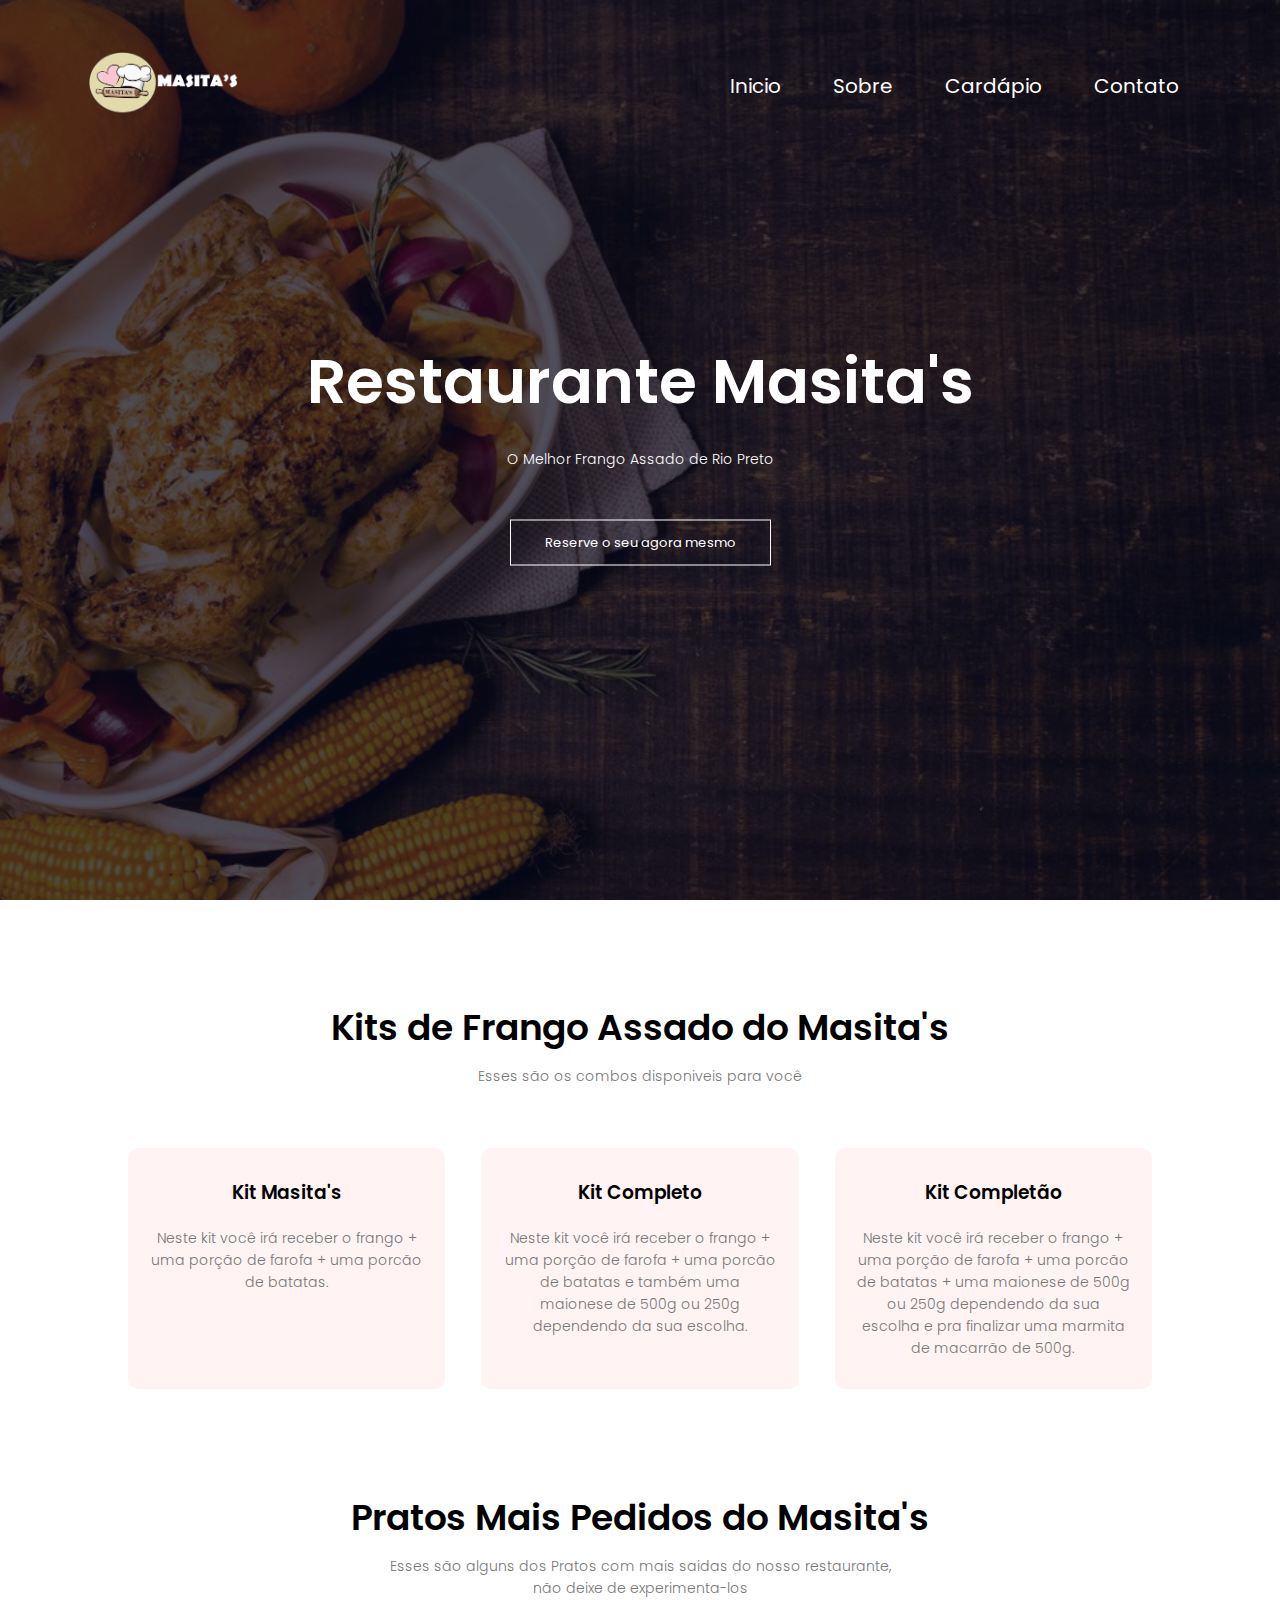
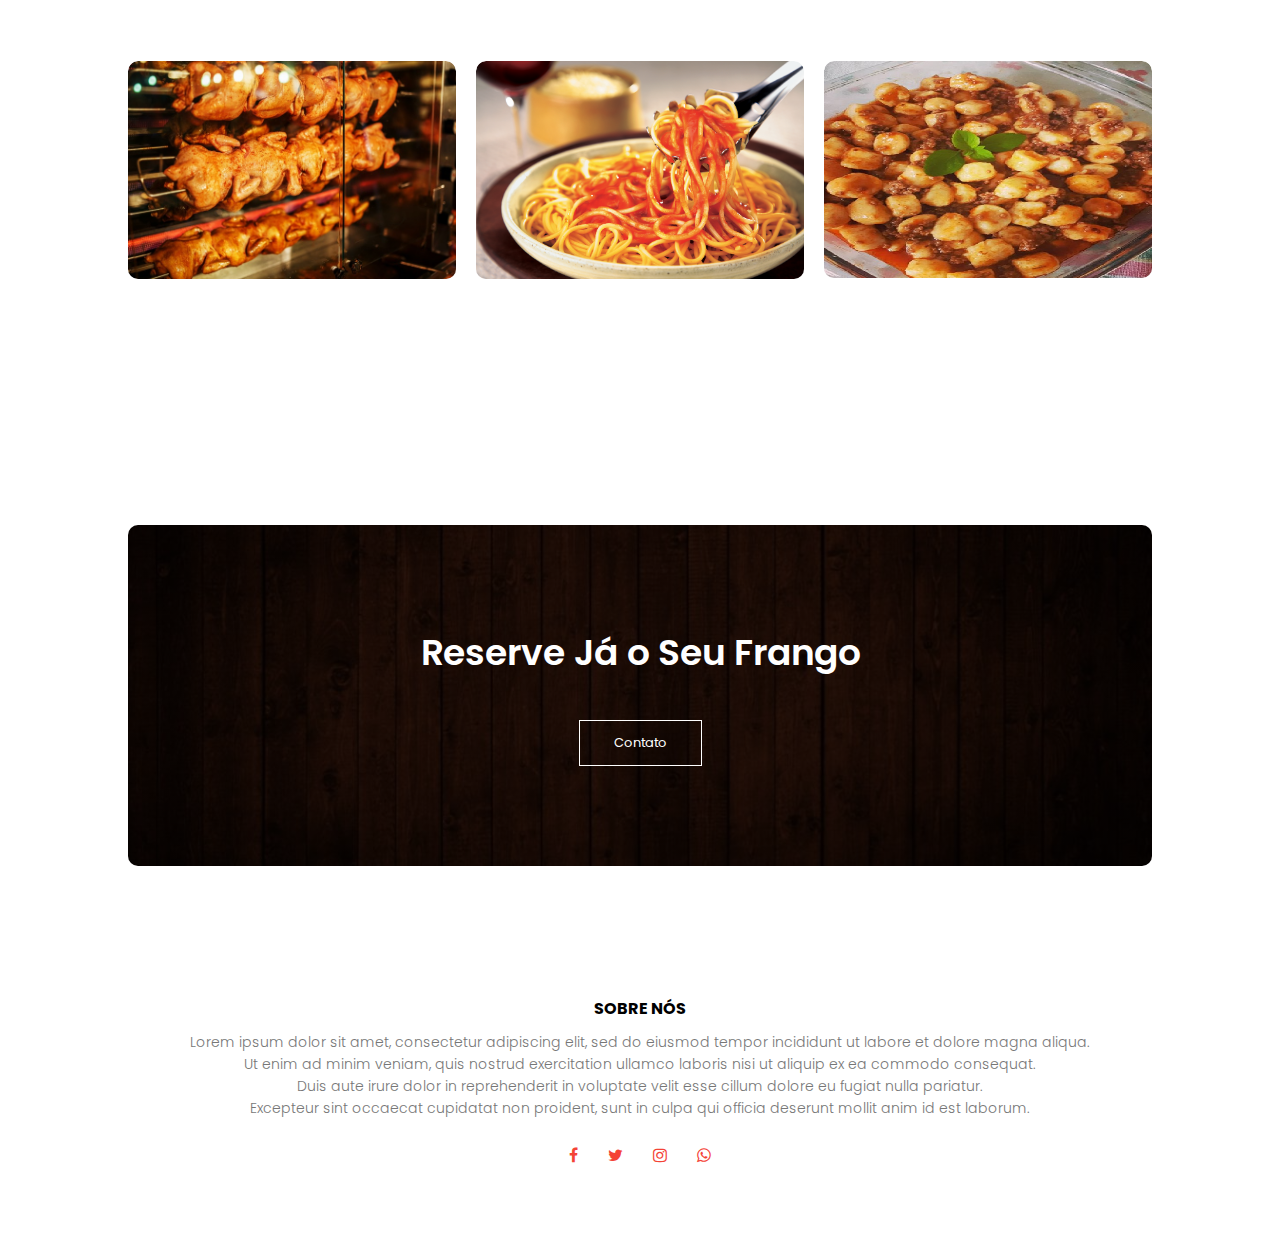
<file: SiteHTML/index.html>
<!DOCTYPE html>
<html lang="pt-br">
    <head>
        <meta src="UTF-8">
        <meta name="viewport" content="with-device-with, initial-scale = 1.0">
        <title>Masita's</title>
        <link rel="stylesheet" href="style.css">
        <link rel="preconnect" href="https://fonts.googleapis.com">
        <link rel="preconnect" href="https://fonts.gstatic.com" crossorigin>
        <link href="https://fonts.googleapis.com/css2?family=Poppins:wght@100;200;300;400;600;700&display=swap" rel="stylesheet">
        <link rel="stylesheet" href="https://maxcdn.bootstrapcdn.com/font-awesome/4.7.0/css/font-awesome.min.css" />    
        <head>
    <body>
        <section class="header">
            <nav>
                <a href="index.html"><img src="Imagens/logo.png"></a>
                <div class="nav-links" id="navLinks">
                    <i class="fa fa-times" onclick="hideMenu()"></i>
                    <ul>
                        <li><a href="index.html">Inicio</a></li>
                        <li><a href="sobre.html">Sobre</a></li>
                        <li><a href="cardapio.html">Cardápio</a></li>
                        <li><a href="contato.html">Contato</a></li>
                    </ul>
                </div>
                <i class="fa fa-bars" onclick="showMenu()"></i>
            </nav>
            <div class="text-box">
                <h1>Restaurante Masita's</h1>
                <p>O Melhor Frango Assado de Rio Preto</p>
                <a href="contato.html" class="hero-btn">Reserve o seu agora mesmo</a>
            </div>

        </section>
        <!---Cardápio-->
        <section class="cardapio">
            <h1>Kits de Frango Assado do Masita's</h1>
            <p>Esses são os combos disponiveis para você</p>
            <div class="row">
                <div class="cardapio-col">
                    <h3>Kit Masita's</h3>
                    <p>Neste kit você irá receber o frango + uma porção de farofa + uma porcão de batatas.</p>
                </div>
                <div class="cardapio-col">
                    <h3>Kit Completo</h3>
                    <p>Neste kit você irá receber o frango + uma porção de farofa + uma porcão de batatas e também
                        uma maionese de 500g ou 250g dependendo da sua escolha.
                    </p>
                </div>
                <div class="cardapio-col">
                    <h3>Kit Completão</h3>
                    <p>Neste kit você irá receber o frango + uma porção de farofa + uma porcão de batatas +
                        uma maionese de 500g ou 250g dependendo da sua escolha e pra finalizar uma marmita
                        de macarrão de 500g.</p>
                </div>
            </div>

        </section>
        <!---PRATOS MAIS PEDIDOS-->
        <section class="pratos">
            <h1>Pratos Mais Pedidos do Masita's</h1>
            <P>Esses são alguns dos Pratos com mais saidas do nosso restaurante, <br>não deixe de experimenta-los</P>
            <div class="row">
                <div class="pratos-col">
                    <img src="Imagens/frango.jpg">
                    <div class="layer">
                        <h3>FRANGO</h3>
                    </div>
                </div>
                <div class="pratos-col">
                    <img src="Imagens/macarrao.jpg">
                    <div class="layer">
                        <h3>MACARRÃO</h3>
                    </div>
                </div>
                <div class="pratos-col">
                    <img src="Imagens/nhoque.jpg" height="65%">
                    <div class="layer">
                        <h3>NHOQUE</h3>
                    </div>
                </div>
            </div>
        </section>

        <!---CTA-->
        <section class="cta">
            <h1>Reserve Já o Seu Frango</h1>
            <a href="contato.html" class="hero-btn">Contato</a>
        </section>


        <!--JavaScript para fechar e abrir o menu-->
        <script>
            var navLinks = document.getElementById("navLinks");

            function showMenu(){
                navLinks.style.right = "0";
            }
            function hideMenu(){
                navLinks.style.right = "-200px";
            }
        </script>
        <!---FOOTER-->
        <section class="footer">
            <h4>SOBRE NÓS</h4>
            <p>Lorem ipsum dolor sit amet, consectetur adipiscing elit, sed do eiusmod tempor incididunt
                 ut labore et dolore magna aliqua.<br> Ut enim ad minim veniam, quis nostrud exercitation 
                 ullamco laboris nisi ut aliquip ex ea commodo consequat.<br> Duis aute irure dolor in reprehenderit 
                 in voluptate velit esse cillum dolore eu fugiat nulla pariatur.<br>
                 Excepteur sint occaecat cupidatat non proident, sunt in culpa qui officia deserunt 
                 mollit anim id est laborum.</p>
            <div class="icons">
                <i class="fa fa-facebook"></i>
                <i class="fa fa-twitter"></i>
                <i class="fa fa-instagram"></i>
                <i class="fa fa-whatsapp"></i>
            </div>
        </section>

    </body>
</html>
</file>
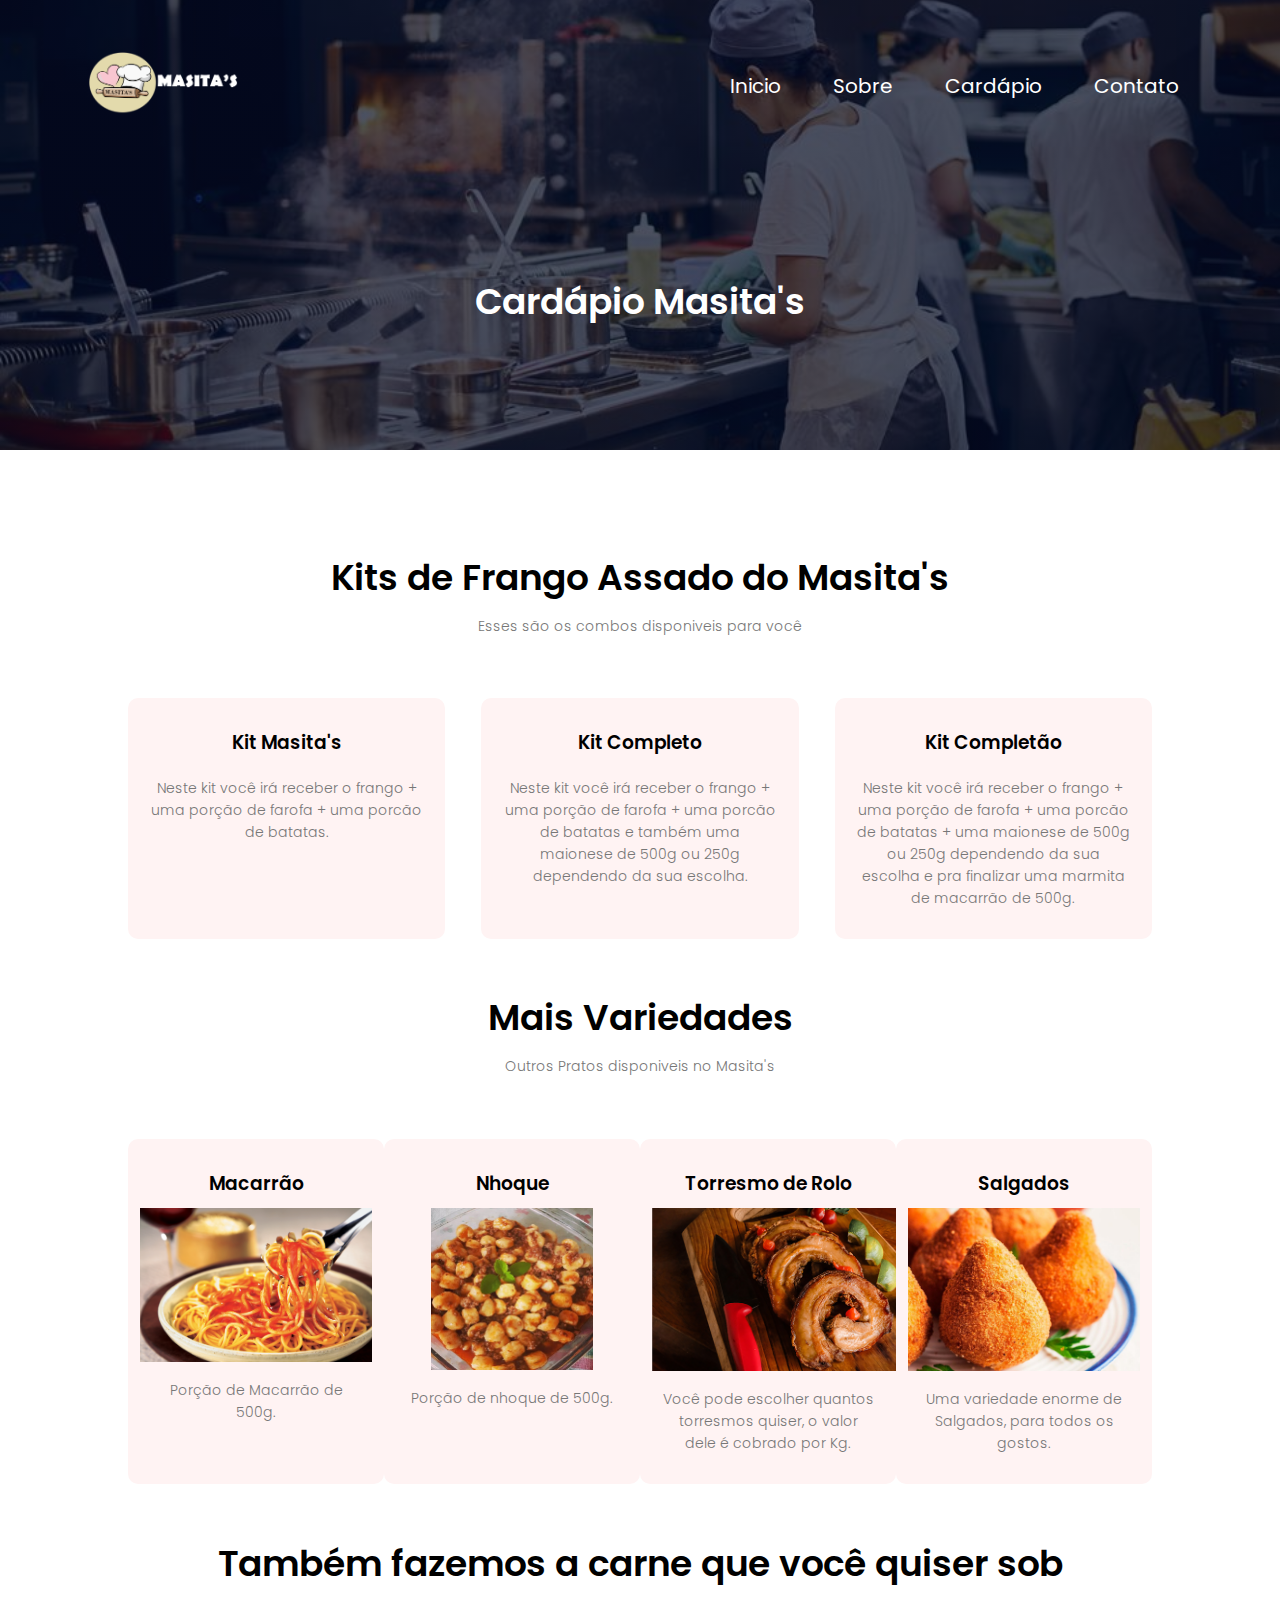
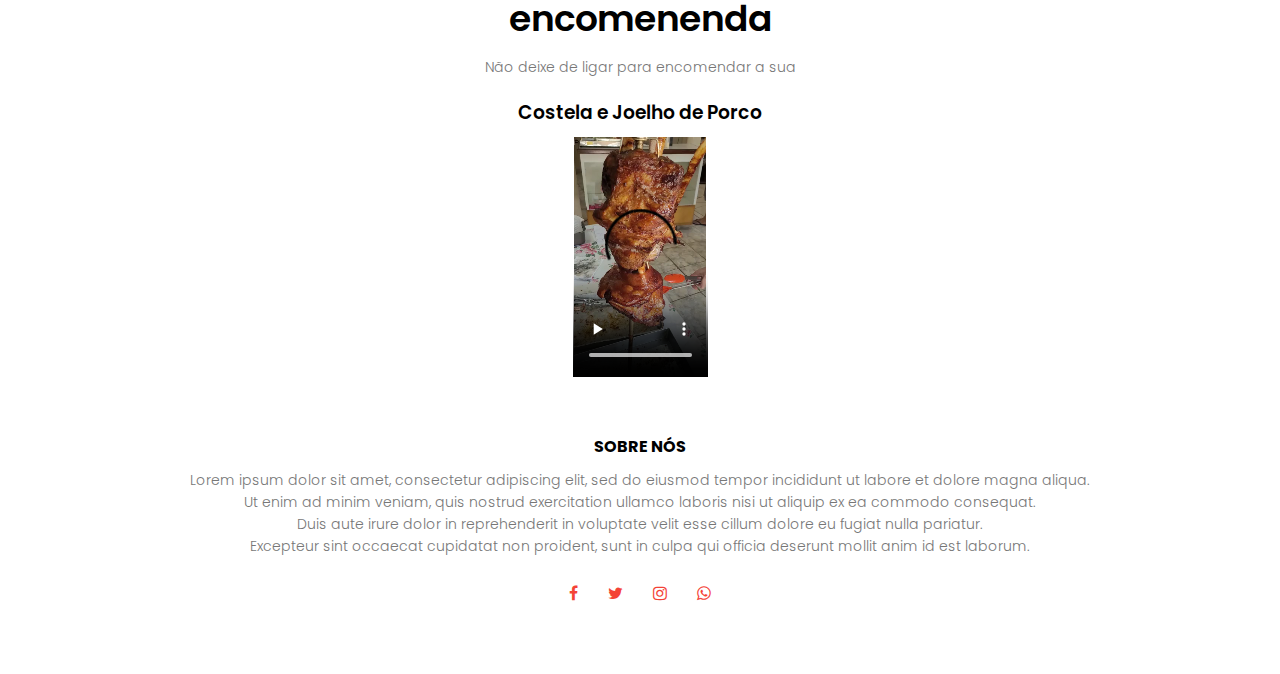
<file: SiteHTML/cardapio.html>
<!DOCTYPE html>
<html lang="pt-br">
    <head>
        <meta name="viewport" content="with-device-with, initial-scale = 1.0">
        <title>Masita's</title>
        <link rel="stylesheet" href="style.css">
        <link rel="preconnect" href="https://fonts.googleapis.com">
        <link rel="preconnect" href="https://fonts.gstatic.com" crossorigin>
        <link href="https://fonts.googleapis.com/css2?family=Poppins:wght@100;200;300;400;600;700&display=swap" rel="stylesheet">
        <link rel="stylesheet" href="https://maxcdn.bootstrapcdn.com/font-awesome/4.7.0/css/font-awesome.min.css" />    
        <head>
    <body>
        <section class="sub-header">
            <nav>
                <a href="index.html"><img src="Imagens/logo.png"></a>
                <div class="nav-links" id="navLinks">
                    <i class="fa fa-times" onclick="hideMenu()"></i>
                    <ul>
                        <li><a href="index.html">Inicio</a></li>
                        <li><a href="sobre.html">Sobre</a></li>
                        <li><a href="cardapio.html">Cardápio</a></li>
                        <li><a href="contato.html">Contato</a></li>
                    </ul>
                </div>
                <i class="fa fa-bars" onclick="showMenu()"></i>
            </nav>
               <h1>Cardápio Masita's</h1> 
        </section>
        <!---Cardapio-->
        <section class="cardapio">
            <h1>Kits de Frango Assado do Masita's</h1>
            <p>Esses são os combos disponiveis para você</p>
            <div class="row">
                <div class="cardapio-col">
                    <h3>Kit Masita's</h3>
                    <p>Neste kit você irá receber o frango + uma porção de farofa + uma porcão de batatas.</p>
                </div>
                <div class="cardapio-col">
                    <h3>Kit Completo</h3>
                    <p>Neste kit você irá receber o frango + uma porção de farofa + uma porcão de batatas e também
                        uma maionese de 500g ou 250g dependendo da sua escolha.
                    </p>
                </div>
                <div class="cardapio-col">
                    <h3>Kit Completão</h3>
                    <p>Neste kit você irá receber o frango + uma porção de farofa + uma porcão de batatas +
                        uma maionese de 500g ou 250g dependendo da sua escolha e pra finalizar uma marmita
                        de macarrão de 500g.</p>
                </div>
            </div>
            <h1>Mais Variedades</h1>
            <p>Outros Pratos disponiveis no Masita's</p>
            <div class="row">
                <div class="cardapio-col">
                    <h3>Macarrão</h3>
                    <img src="Imagens/macarrao.jpg" width="100%">
                    <p>Porção de Macarrão de 500g.</p>
                </div>
                <div class="cardapio-col">
                    <h3>Nhoque</h3>
                    <img src="Imagens/nhoque.jpg" width="70%">
                    <p>Porção de nhoque de 500g.
                    </p>
                </div>
                <div class="cardapio-col">
                    <h3>Torresmo de Rolo</h3>
                    <img src="Imagens/torresmo.jpg" width="135%" heigh="100%">
                    <p>Você pode escolher quantos torresmos quiser, o valor dele é cobrado por Kg.</p>
                </div>
                <div class="cardapio-col">
                    <h3>Salgados</h3>
                    <img src="Imagens/salgados.jpg" width="100%" heigh="100%">
                    <p>Uma variedade enorme de Salgados, para todos os gostos.</p>
                </div>
            </div>
            <h1>Também fazemos a carne que você quiser sob encomenenda</h1>
            <p>Não deixe de ligar para encomendar a sua</p>
            <div>
                <div>
                    <h3>Costela e Joelho de Porco</h3>
                    <video width="135" height="240" controls>
                        <source src="videos/video.mp4" type="video/mp4"></video>
                </div>
            </div>
            </div>

        </section>

        <!---PRATOS MAIS PEDIDOS-->

        <!---CTA-->

        <!--JavaScript para fechar e abrir o menu-->
        <script>
            var navLinks = document.getElementById("navLinks");

            function showMenu(){
                navLinks.style.right = "0";
            }
            function hideMenu(){
                navLinks.style.right = "-200px";
            }
        </script>
        <!---FOOTER-->
        <section class="footer">
            <h4>SOBRE NÓS</h4>
            <p>Lorem ipsum dolor sit amet, consectetur adipiscing elit, sed do eiusmod tempor incididunt
                 ut labore et dolore magna aliqua.<br> Ut enim ad minim veniam, quis nostrud exercitation 
                 ullamco laboris nisi ut aliquip ex ea commodo consequat.<br> Duis aute irure dolor in reprehenderit 
                 in voluptate velit esse cillum dolore eu fugiat nulla pariatur.<br>
                 Excepteur sint occaecat cupidatat non proident, sunt in culpa qui officia deserunt 
                 mollit anim id est laborum.</p>
            <div class="icons">
                <i class="fa fa-facebook"></i>
                <i class="fa fa-twitter"></i>
                <i class="fa fa-instagram"></i>
                <i class="fa fa-whatsapp"></i>
            </div>
        </section>

    </body>
</html>
</file>
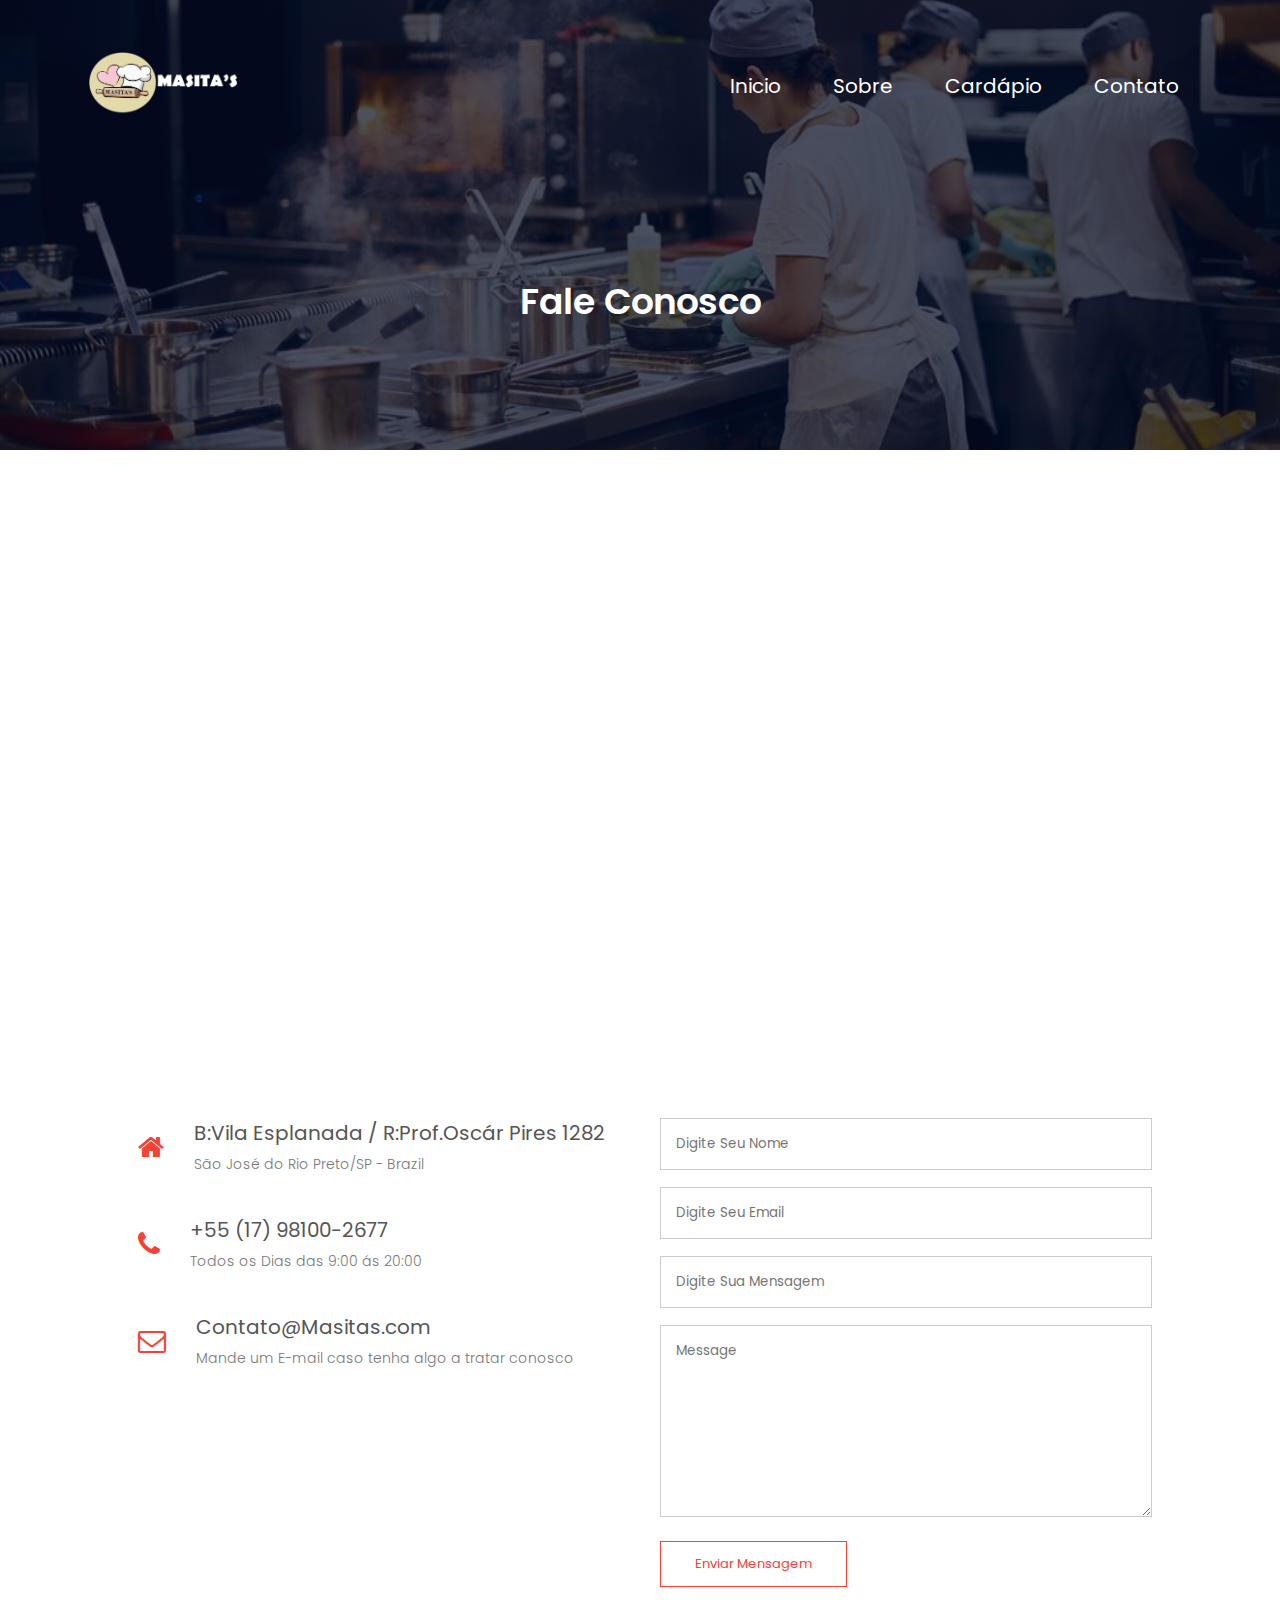
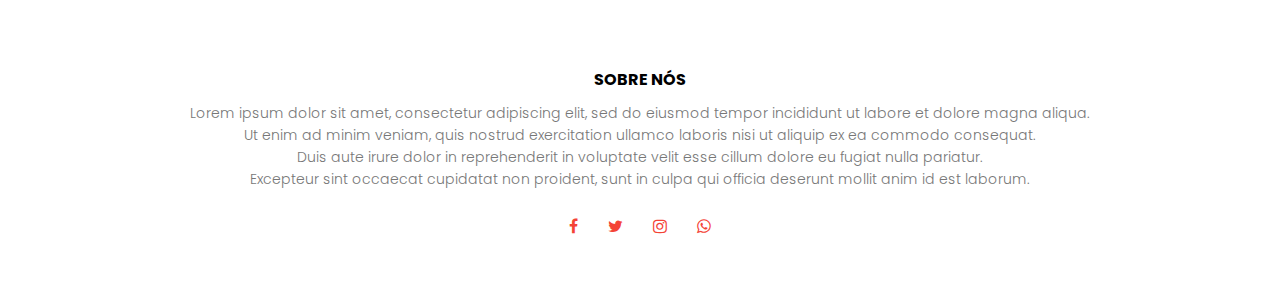
<file: SiteHTML/contato.html>
<!DOCTYPE html>
<html lang="pt-br">
    <head>
        <meta name="viewport" content="with-device-with, initial-scale = 1.0">
        <title>Masita's</title>
        <link rel="stylesheet" href="style.css">
        <link rel="preconnect" href="https://fonts.googleapis.com">
        <link rel="preconnect" href="https://fonts.gstatic.com" crossorigin>
        <link href="https://fonts.googleapis.com/css2?family=Poppins:wght@100;200;300;400;600;700&display=swap" rel="stylesheet">
        <link rel="stylesheet" href="https://maxcdn.bootstrapcdn.com/font-awesome/4.7.0/css/font-awesome.min.css" />    
        <head>
    <body>
        <section class="sub-header">
            <nav>
                <a href="index.html"><img src="Imagens/logo.png"></a>
                <div class="nav-links" id="navLinks">
                    <i class="fa fa-times" onclick="hideMenu()"></i>
                    <ul>
                        <li><a href="index.html">Inicio</a></li>
                        <li><a href="sobre.html">Sobre</a></li>
                        <li><a href="cardapio.html">Cardápio</a></li>
                        <li><a href="contato.html">Contato</a></li>
                    </ul>
                </div>
                <i class="fa fa-bars" onclick="showMenu()"></i>
            </nav>
               <h1>Fale Conosco</h1> 
        </section>
        <!---Fale conosco conteudo-->
        <section class="local">
            <iframe src="https://www.google.com/maps/embed?pb=!1m18!1m12!1m3!1d15277693.157761248!2d-67.31541589999996!3d-20.795108400000004!2m3!1f0!2f0!3f0!3m2!1i1024!2i768!4f13.1!3m3!1m2!1s0x94bdadec7e05a90b%3A0xd3d2f32056f3665f!2sMasita&#39;s!5e0!3m2!1spt-BR!2sbr!4v1657137304415!5m2!1spt-BR!2sbr" width="600" height="450" style="border:0;" allowfullscreen="" loading="lazy" referrerpolicy="no-referrer-when-downgrade"></iframe>
        </section>
        <section class="contate-nos">
            <div class="row">
                 <div class="contato-col">
                    <div>
                        <i class="fa fa-home"></i>
                        <span>
                            <h5>B:Vila Esplanada / R:Prof.Oscár Pires 1282</h5>
                            <p>São José do Rio Preto/SP - Brazil</p>
                        </span>
                    </div>
                    <div>
                    <i class="fa fa-phone"></i>
                        <span>
                            <h5>+55 (17) 98100-2677</h5>
                            <p>Todos os Dias das 9:00 ás 20:00</p>
                        </span>
                    </div>
                    <div>
                    <i class="fa fa-envelope-o"></i>
                        <span>
                            <h5>Contato@Masitas.com</h5>
                            <p>Mande um E-mail caso tenha algo a tratar conosco</p>
                        </span>
                    </div>
                 </div>
                 <div class="contato-col">
                    <form action="">
                        <input type="text" placeholder="Digite Seu Nome" required>
                        <input type="email" placeholder="Digite Seu Email" required>
                        <input type="text" placeholder="Digite Sua Mensagem" required>
                        <textarea rows="8" placeholder="Message" required></textarea>
                        <button type="submit" class="hero-btn red-btn">Enviar Mensagem</button>
                    </form>
                 </div>
            </div>
        </section>
        

        <!---PRATOS MAIS PEDIDOS-->

        <!---CTA-->

        <!--JavaScript para fechar e abrir o menu-->
        <script>
            var navLinks = document.getElementById("navLinks");

            function showMenu(){
                navLinks.style.right = "0";
            }
            function hideMenu(){
                navLinks.style.right = "-200px";
            }
        </script>
        <!---FOOTER-->
        <section class="footer">
            <h4>SOBRE NÓS</h4>
            <p>Lorem ipsum dolor sit amet, consectetur adipiscing elit, sed do eiusmod tempor incididunt
                 ut labore et dolore magna aliqua.<br> Ut enim ad minim veniam, quis nostrud exercitation 
                 ullamco laboris nisi ut aliquip ex ea commodo consequat.<br> Duis aute irure dolor in reprehenderit 
                 in voluptate velit esse cillum dolore eu fugiat nulla pariatur.<br>
                 Excepteur sint occaecat cupidatat non proident, sunt in culpa qui officia deserunt 
                 mollit anim id est laborum.</p>
            <div class="icons">
                <i class="fa fa-facebook"></i>
                <i class="fa fa-twitter"></i>
                <i class="fa fa-instagram"></i>
                <i class="fa fa-whatsapp"></i>
            </div>
        </section>

    </body>
</html>
</file>
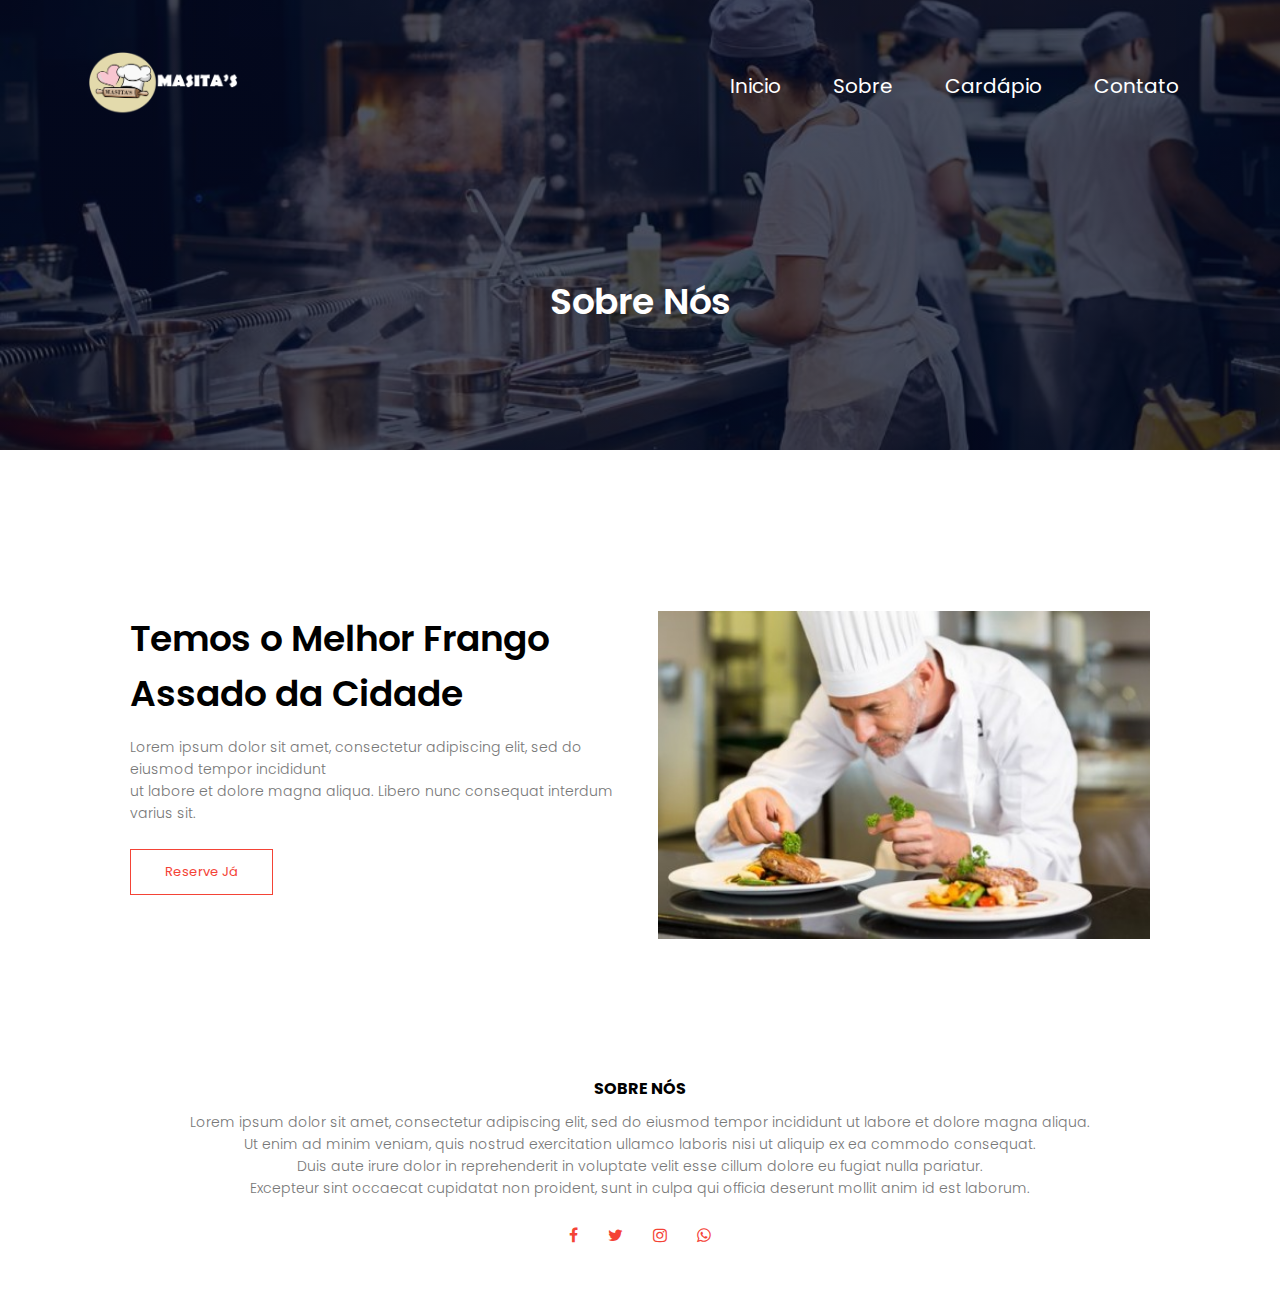
<file: SiteHTML/sobre.html>
<!DOCTYPE html>
<html lang="pt-br">
    <head>
        <meta name="viewport" content="with-device-with, initial-scale = 1.0">
        <title>Masita's</title>
        <link rel="stylesheet" href="style.css">
        <link rel="preconnect" href="https://fonts.googleapis.com">
        <link rel="preconnect" href="https://fonts.gstatic.com" crossorigin>
        <link href="https://fonts.googleapis.com/css2?family=Poppins:wght@100;200;300;400;600;700&display=swap" rel="stylesheet">
        <link rel="stylesheet" href="https://maxcdn.bootstrapcdn.com/font-awesome/4.7.0/css/font-awesome.min.css" />    
        <head>
    <body>
        <section class="sub-header">
            <nav>
                <a href="index.html"><img src="Imagens/logo.png"></a>
                <div class="nav-links" id="navLinks">
                    <i class="fa fa-times" onclick="hideMenu()"></i>
                    <ul>
                        <li><a href="index.html">Inicio</a></li>
                        <li><a href="sobre.html">Sobre</a></li>
                        <li><a href="cardapio.html">Cardápio</a></li>
                        <li><a href="contato.html">Contato</a></li>
                    </ul>
                </div>
                <i class="fa fa-bars" onclick="showMenu()"></i>
            </nav>
               <h1>Sobre Nós</h1> 
        </section>
        <!---Sobre nos conteudo-->
        <section class="sobre-nos">
            <div class="row">
                <div class="sobre-col">
                    <h1>Temos o Melhor Frango Assado da Cidade</h1>
                    <p>Lorem ipsum dolor sit amet, consectetur adipiscing elit, 
                        sed do eiusmod tempor incididunt <br>ut labore et dolore magna aliqua. 
                        Libero nunc consequat interdum varius sit.</p>
                    <a href="" class="hero-btn red-btn">Reserve Já</a>
                </div>
                <div class="sobre-col">
                    <img src="Imagens/sobre2.jpg">
                </div>
            </div>
        </section>

        <!---PRATOS MAIS PEDIDOS-->

        <!---CTA-->

        <!--JavaScript para fechar e abrir o menu-->
        <script>
            var navLinks = document.getElementById("navLinks");

            function showMenu(){
                navLinks.style.right = "0";
            }
            function hideMenu(){
                navLinks.style.right = "-200px";
            }
        </script>
        <!---FOOTER-->
        <section class="footer">
            <h4>SOBRE NÓS</h4>
            <p>Lorem ipsum dolor sit amet, consectetur adipiscing elit, sed do eiusmod tempor incididunt
                 ut labore et dolore magna aliqua.<br> Ut enim ad minim veniam, quis nostrud exercitation 
                 ullamco laboris nisi ut aliquip ex ea commodo consequat.<br> Duis aute irure dolor in reprehenderit 
                 in voluptate velit esse cillum dolore eu fugiat nulla pariatur.<br>
                 Excepteur sint occaecat cupidatat non proident, sunt in culpa qui officia deserunt 
                 mollit anim id est laborum.</p>
            <div class="icons">
                <i class="fa fa-facebook"></i>
                <i class="fa fa-twitter"></i>
                <i class="fa fa-instagram"></i>
                <i class="fa fa-whatsapp"></i>
            </div>
        </section>

    </body>
</html>
</file>
<file: SiteHTML/style.css>
* {
    margin: 0;
    padding:0;
    font-family: 'Poppins', sans-serif;
}

.header {
    min-height: 100vh;
    width: 100%;
    background-image: linear-gradient(rgba(4,9,30,0.7), rgba(4,9,30,0.7)), url(Imagens/fundo.jpg);
    background-position: center;
    background-size: cover;
    position: relative;
}

nav {
    display: flex;
    padding: 2% 6%;
    justify-content: space-between;
    align-items: center;
}
nav a{
    color: #ffff;
    list-style: none;
    display: inline-block;
    padding: 8px 12px;
    text-decoration: none;
    position: relative;
}

nav img {
    width: 150px;
    height: 100px;
}

.nav-links {
    flex:1;
    text-align: right;
}

.nav-links ul li {
    list-style: none;
    display: inline-block;
    padding: 8px 12px;
    text-decoration: none;
    position: relative;
}
.nav-links ul li {
    color: #ffff;
    text-decoration: none;
    font-size: 20px;
}

.nav-links ul li::after{
    content: '';
    width: 0%;
    height:2px;
    background: #f44336;
    display: block;
    margin: auto;
    transition: 0.5s;
}
.nav-links ul li:hover::after {
    width:100%;
}

.text-box {
    width:90%;
    color: #fff;
    position: absolute;
    top: 50%;
    left: 50%;
    transform: translate(-50%,-50%);
    text-align: center;
}

.text-box h1 {
    font-size: 62px;
}

.text-box p {
    margin:10px 0 40px;
    font-size: 14px;
    color: #fff;
}

.hero-btn {
    display: inline-block;
    text-decoration: none;
    color: #fff;
    border: 1px solid #fff;
    padding: 12px 34px;
    font-size: 13px;
    background: transparent;
    position: relative;
    cursor: pointer;
}

.hero-btn:hover {
    border:1px solid #f44336;
    background: #f44336;
    transition: 1s;
}

nav .fa{
    display: none;
}

@media(max-width:700px) {
    .text-box h1{
        font-size: 20px;
    }
    .nav-links ul li {
        display: block;
    }
    .nav-links {
        position: fixed;
        background: #f44336;
        height: 100vh;
        width: 200px;
        top:0;
        right:-200px;
        text-align: left;
        z-index: 2;
        transition: 1s;
    }
    nav .fa{
        display: block;
        color:#fff;
        font-family: "Font Awesome 5 Free";
        margin:15px;
        font-size:22px;
        cursor: pointer; 
    }
    .nav-links ul{
        padding: 30px;

    }
}

/*-----Cardapio-----*/

.cardapio {
    width:80%;
    margin:auto;
    text-align: center;
    padding-top: 100px;
}

h1{
    font-size:36px;
    font-weight: 600;
}

p {
    color:#777;
    font-size: 14px;
    font-weight: 300;
    line-height: 22px;
    padding: 10px;
}

.row {
    margin-top: 5%;
    display:flex;
    justify-content: space-between;
}

.cardapio-col {
    flex-basis: 31%;
    background: #fff3f3;
    border-radius:10px;
    margin-bottom: 5%;
    padding: 20px 12px;
    box-sizing: border-box;
    transition: 0.5s;
}

h3{
    text-align: center;
    font-weight: 600;
    margin: 10px 0;
}

.cardapio-col:hover {
    box-shadow: 0 0 20px 0px rgba(0,0,0,0.2);
}

@media(max-width: 700px){
    .row{
        flex-direction: column;
    }
}

/*----Pratos----*/
.pratos {
    width:80%;
    margin:auto;
    text-align: center;
    padding-top: 50px;
}

.pratos-col{
    flex-basis: 32%;
    border-radius: 10px;
    margin-bottom: 30px;
    position: relative;
    overflow: hidden;
}
.pratos-col img{
    width:100%;
    border-radius: 10px;
}
.layer {
    background:transparent;
    height:65%;
    width: 100%;
    position: absolute;
    top: 0;
    left: 0;
    transition: 0.5s;
}
.layer:hover{
    background: rgba(226,0,0,0.7);
    border-radius: 10px;
}
.layer h3{
    width: 100%;
    font-weight: 500;
    color:#fff;
    font-size: 26px;
    bottom: 0;
    left: 50%;
    transform: translateX(-50%);
    position: absolute;
    opacity: 0;
    transition: 0.5s;
}
.layer:hover h3{ 
    bottom: 49%;
    opacity: 1;
}

/*----cta----*/

.cta {
    margin: 100px auto;
    width: 80%;
    background-image: linear-gradient(rgba(0,0,0,0.7),rgba(0,0,0,0.7)),url(Imagens/madeira.jpg);
    background-position: center;
    background-size: cover;
    border-radius: 10px;
    text-align: center;
    padding: 100px 0 ;
}

.cta h1 {
    color: #fff;
    margin-bottom: 40px;
    padding: 0;
}

@media(max-width:700px){
    .cta h1{
        font-size: 24px;
    }
}

/*---FOOTER---*/
.footer {
    width: 100%;
    text-align: center;
    padding: 30px 0;
}

.footer {
    margin-bottom: 25px;
    margin-top: 20px;
    font-weight: 600;
}
.icons .fa{
    color:#f44336;
    margin:0 13px;
    cursor:pointer;
    padding: 18px 0;
}

/*-----PAGINA SOBRE NÓS-----*/
.sub-header {
    height:50vh;
    width:100%;
    background-image: linear-gradient(rgba(4,9,30,0.7),rgba(4,9,30,0.7)), url(Imagens/sobre.jpg);
    background-position: center;
    background-size: cover;
    text-align: center;
    color:#fff;
}

.sub-header h1{
    margin-top: 100px;   
}

.sobre-nos {
    width: 80%;
    margin: auto;
    padding-top: 80px;
    padding-bottom: 50px;

}
.sobre-col {
    flex-basis: 48%;
    padding: 30px 2px;
}

.sobre-col img {
    width: 100%;
}
.sobre-col h1{
    padding-top: 0;
}

.sobre-col p{
    padding: 15px 0 25px;
}
.red-btn {
    border:1px solid #f44336;
    background: transparent;
    color: #f44336;
}
.red-btn:hover{
    color:#fff;
}
/*---Contato---*/
.local {
    width: 80%;
    margin:auto;
    padding: 80px 0;
}

.local iframe{
    width:100%;
}
.contate-nos{
    width: 80%;
    margin:auto;
}
.contato-col {
    flex-basis: 48%;
    margin-bottom: 30px;
}

.contato-col div{
    display: flex;
    align-items: center;
    margin-bottom: 40px;
}
.contato-col div .fa{
    font-size: 28px;
    color: #f44336;
    margin: 10px;
    margin-right: 30px;
}
.contato-col div p{
    padding: 0;
}
.contato-col div h5{
    font-size: 20px;
    margin-bottom: 5px;
    color: #555;
    font-weight: 400;
}
.contato-col input, .contato-col textarea{
    width:100%;
    padding: 15px;
    margin-bottom: 17px;
    outline: none;
    border:1px solid #ccc;
    box-sizing: border-box;
}

.video {
    width: 700px; 
    margin-left: auto;
    margin-right: auto; 
}
</file>
